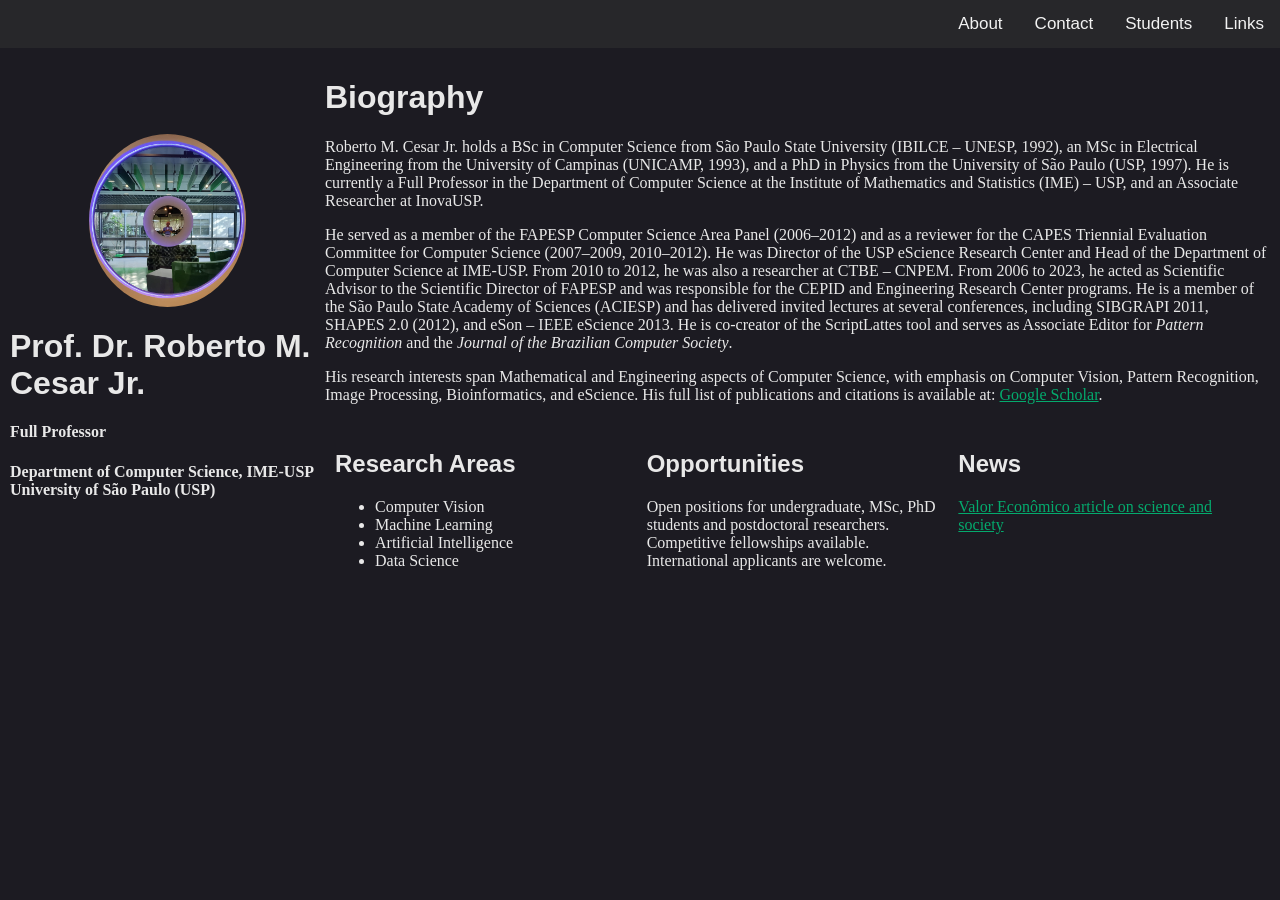
<file: aula1-professor/index.html>
<!DOCTYPE html>
<html lang="en">
<head>
    <meta charset="UTF-8">
    <meta name="viewport" content="width=device-width, initial-scale=1.0">
    <title>Prof. Dr. Roberto M. Cesar Jr. - USP</title>
    <link rel = icon type= "image/x-icon" href = "https://www.ime.usp.br/media/2019/02/favicon.ico" >
    <link rel="stylesheet" type="text/css" href="styles.css">
</head>
<body>


<div class="topnav">
    <a href="links.html">Links</a>
    <a href="students.html">Students</a>
    <a href="contact.html">Contact</a>
    <a href="index.html">About</a>
</div>

<div class = "main">
    <div class="colum-1-card">
        <div class="img-container">
            <img id="img-professor" src="fotoProfessor.jpg" alt="Roberto M. Cesar Jr."> <br>
        </div>
        <h1>Prof. Dr. Roberto M. Cesar Jr.</h1>
        <p>
        <h4>Full Professor<h4>
        Department of Computer Science, IME-USP<br>
        University of São Paulo (USP)
    </p>

    </div>
    <div class = "collum-2">
        <div id ='Biography'>

            <h1>
                Biography
            </h1>

            <p>
            Roberto M. Cesar Jr. holds a BSc in Computer Science from São Paulo State University (IBILCE – UNESP, 1992), 
            an MSc in Electrical Engineering from the University of Campinas (UNICAMP, 1993), and a PhD in Physics from the University of São Paulo (USP, 1997).
            He is currently a Full Professor in the Department of Computer Science at the Institute of Mathematics and Statistics (IME) – USP, 
            and an Associate Researcher at InovaUSP.
            </p>

            <p>
            He served as a member of the FAPESP Computer Science Area Panel (2006–2012) and as a reviewer for the CAPES 
            Triennial Evaluation Committee for Computer Science (2007–2009, 2010–2012). He was Director of the USP eScience Research Center 
            and Head of the Department of Computer Science at IME-USP. From 2010 to 2012, he was also a researcher at CTBE – CNPEM. From 2006 to 2023,
            he acted as Scientific Advisor to the Scientific Director of FAPESP and was responsible for the CEPID and Engineering Research Center programs. 
            He is a member of the São Paulo State Academy of Sciences (ACIESP) and has delivered invited lectures at several conferences, including SIBGRAPI 2011,
            SHAPES 2.0 (2012), and eSon – IEEE eScience 2013. He is co-creator of the ScriptLattes tool and serves as Associate Editor for 
            <em>Pattern Recognition</em> and the <em>Journal of the Brazilian Computer Society</em>.
            </p>

            <p>
            His research interests span Mathematical and Engineering aspects of Computer Science, with emphasis on Computer Vision,
            Pattern Recognition, Image Processing, Bioinformatics, and eScience. His full list of publications and citations is available at: 
            <a href="http://scholar.google.com/citations?user=yGsck-AAAAAJ&amp;hl=en">Google Scholar</a>.
            </p>
    
        <div>
        <div class= 'subbiography'>
            <div id="Research" style="flex:1">
                <h2>
                    Research Areas
                </h2>
                    <ul>
                        <li>Computer Vision</li>
                        <li>Machine Learning</li>
                        <li>Artificial Intelligence</li>
                        <li>Data Science</li>
                    </ul>
            </div>
            <div id="Opportunities" style="flex:1">
                <h2>
                    Opportunities
                </h2>
                <p>
                    Open positions for undergraduate, MSc, PhD students and postdoctoral researchers. Competitive fellowships available. 
                        International applicants are welcome.
                    </p>

            </div>
            <div id="News" style="flex:1">
                <h2>
                    News
                </h2>
                <p>
                    <a href="https://www.valor.com.br/cultura/6322823/elizabeth-ii-e-akihito-sao-exemplos-do-aumento-da-longevidade-e-da-melhoria-da-qualidade-fisica">
                    Valor Econômico article on science and society</a>
                </p>
            </div>
        </div> 
    </div>
</div>    
</body>
</html>
</file>
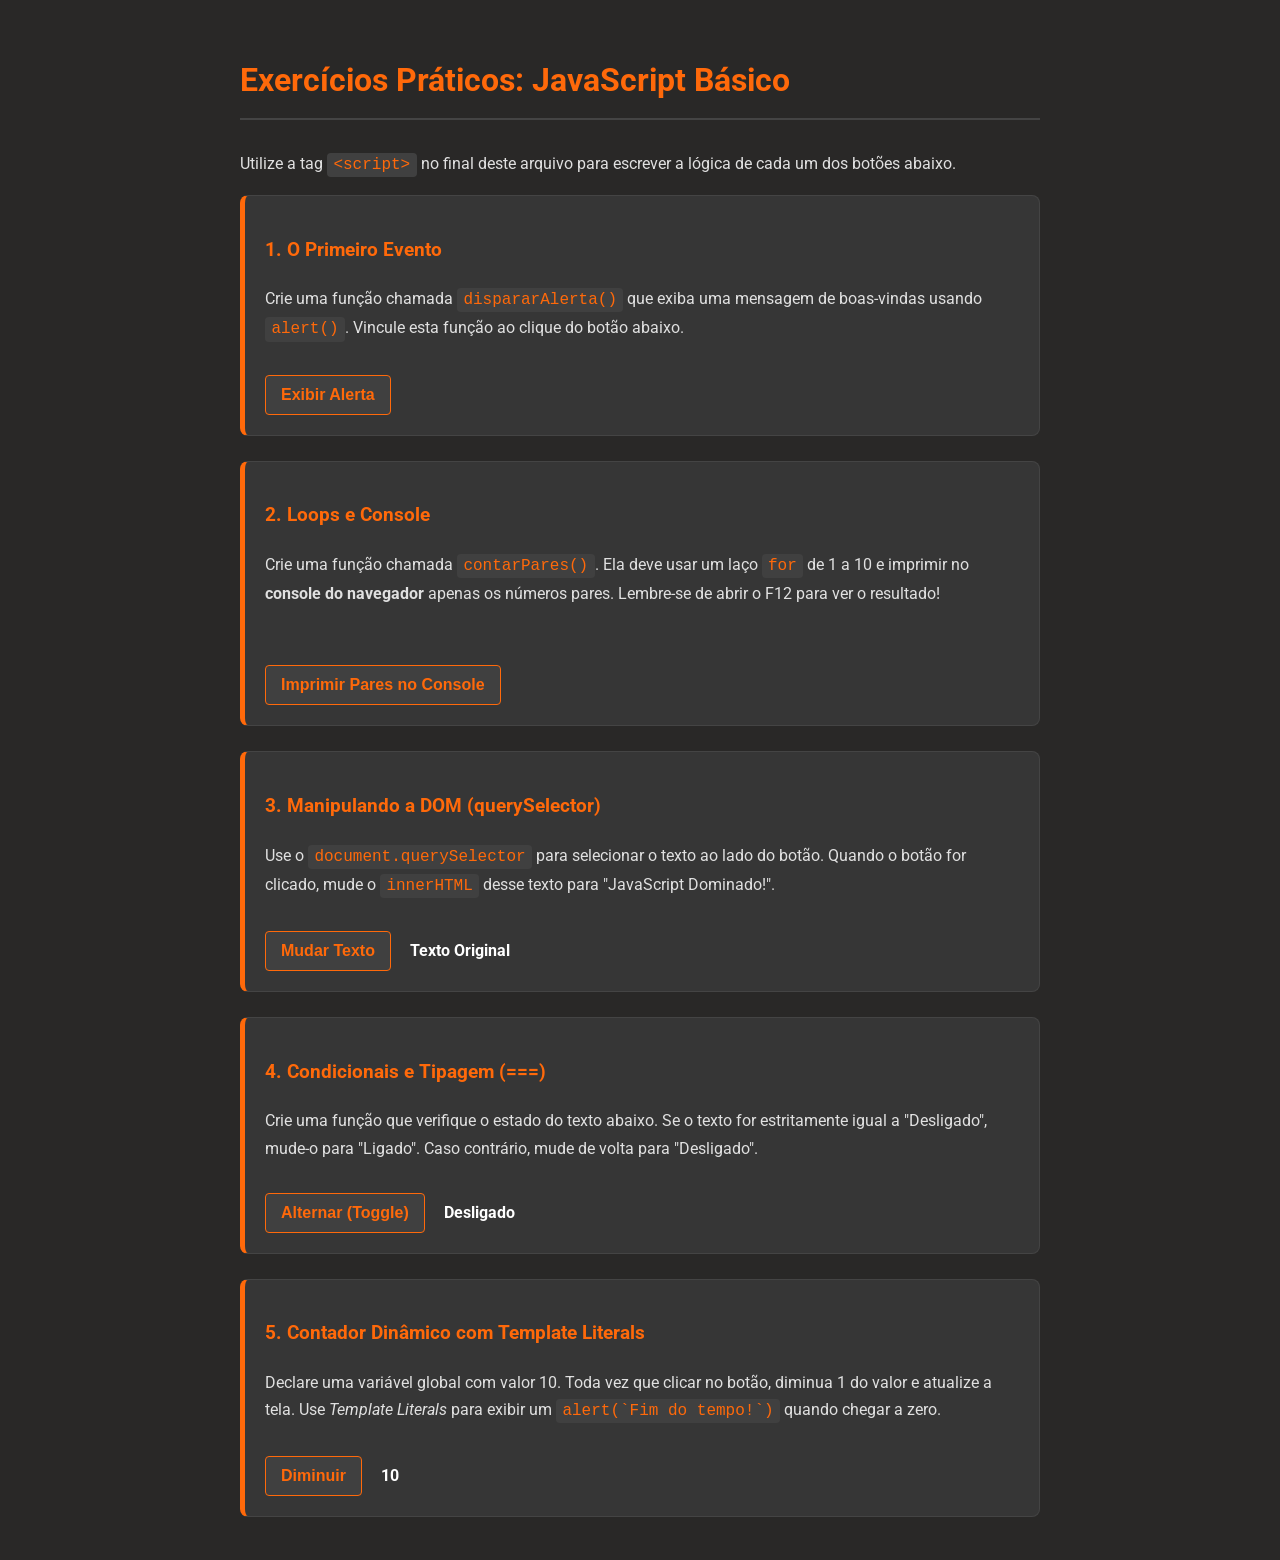
<file: aula-2/aula2introdev-dever-de-aula.html>
<!DOCTYPE html>
<html lang="pt-br"><head>
    <meta charset="UTF-8">
    <meta name="viewport" content="width=device-width, initial-scale=1.0">
    <title>Exercícios - Introdução ao JavaScript</title>
    <link rel="preconnect" href="https://fonts.googleapis.com">
    <link rel="preconnect" href="https://fonts.gstatic.com" crossorigin="">
    <link href="https://fonts.googleapis.com/css2?family=Roboto:wght@300;400;700&amp;display=swap" rel="stylesheet">
    <style>
        :root {
            --background-color: #292827;
            --surface-color: #363636;
            --primary-text-color: #e0e0e0;
            --secondary-text-color: #a0a0a0;
            --accent-color-1: #ff690a;
            --accent-color-2: #ff690a;
            --border-color: #444;
            --code-bg: #404040;
        }

        body {
            font-family: 'Roboto', sans-serif;
            line-height: 1.7;
            background-color: var(--background-color);
            color: var(--primary-text-color);
            margin: 0;
            padding: 2rem 1.5rem;
        }

        .container { 
            max-width: 800px;
            margin: 0 auto;
        }

        h1, h2, h3 { color: var(--accent-color-1); font-weight: 700; }
        h1 { border-bottom: 2px solid var(--border-color); padding-bottom: 10px; margin-bottom: 30px; }
        
        .exercise-box {
            background-color: var(--surface-color);
            border: 1px solid var(--border-color);
            border-left: 5px solid var(--accent-color-1);
            padding: 20px;
            border-radius: 8px;
            margin-bottom: 25px;
        }

        code {
            background-color: var(--code-bg);
            color: var(--accent-color-2);
            padding: 0.2em 0.4em;
            border-radius: 4px;
            font-family: 'Roboto Mono', monospace;
        }

        button {
            background-color: var(--code-bg);
            color: var(--accent-color-1);
            border: 1px solid var(--accent-color-1);
            padding: 10px 15px;
            border-radius: 4px;
            cursor: pointer;
            font-weight: bold;
            font-size: 1rem;
            margin-top: 15px;
            transition: all 0.2s;
        }

        button:hover {
            background-color: var(--accent-color-1);
            color: #fff;
        }

        .output-text {
            display: inline-block;
            margin-left: 15px;
            font-weight: bold;
            color: #fff;
        }
    </style>
</head>
<body>

<div class="container">
    <h1>Exercícios Práticos: JavaScript Básico</h1>
    <p>Utilize a tag <code>&lt;script&gt;</code> no final deste arquivo para escrever a lógica de cada um dos botões abaixo.</p>

    <div class="exercise-box">
        <h3>1. O Primeiro Evento</h3>
        <p>Crie uma função chamada <code>dispararAlerta()</code> que exiba uma mensagem de boas-vindas usando <code>alert()</code>. Vincule esta função ao clique do botão abaixo.</p>
        <button onclick="dispararAlerta()">Exibir Alerta</button>
    </div>

    <div class="exercise-box">
        <h3>2. Loops e Console</h3>
        <p>Crie uma função chamada <code>contarPares()</code>. Ela deve usar um laço <code>for</code> de 1 a 10 e imprimir no <strong>console do navegador</strong> apenas os números pares. Lembre-se de abrir o F12 para ver o resultado!</p>
        
        
        
        <br>
        <button onclick="contarPares()">Imprimir Pares no Console</button>
    </div>

    <div class="exercise-box">
        <h3>3. Manipulando a DOM (querySelector)</h3>
        <p>Use o <code>document.querySelector</code> para selecionar o texto ao lado do botão. Quando o botão for clicado, mude o <code>innerHTML</code> desse texto para "JavaScript Dominado!".</p>
        <button onclick="mudarTexto()">Mudar Texto</button>
        <span id="texto-alvo" class="output-text">Texto Original</span>
    </div>

    <div class="exercise-box">
        <h3>4. Condicionais e Tipagem (===)</h3>
        <p>Crie uma função que verifique o estado do texto abaixo. Se o texto for estritamente igual a "Desligado", mude-o para "Ligado". Caso contrário, mude de volta para "Desligado".</p>
        <button onclick="alternarEstado()">Alternar (Toggle)</button>
        <span id="texto-estado" class="output-text">Desligado</span>
    </div>

    <div class="exercise-box">
        <h3>5. Contador Dinâmico com Template Literals</h3>
        <p>Declare uma variável global com valor 10. Toda vez que clicar no botão, diminua 1 do valor e atualize a tela. Use <em>Template Literals</em> para exibir um <code>alert(`Fim do tempo!`)</code> quando chegar a zero.</p>
        <button onclick="contagemRegressiva()">Diminuir</button>
        <span id="visor-contador" class="output-text">10</span>
    </div>

</div>

<script>
    // Exercício 1
    function dispararAlerta() {
      alert('Seja Bem-vindo(a)!');
    }


    // Exercício 2
    
    function contarPares() {
        // Seu código aqui
        for(let i = 1; i<=10; i++){
            if(i%2 === 0){
                console.log(i);
            }
        }
    }
    // Exercício 3
    function mudarTexto() {
        // Seu código aqui
        //document.querySelector
        let texto = document.querySelector('#texto-alvo'); // primeiro elemento com id texto-alvo
        texto.innerHTML = 'JavaScript Dominado!'
        

    }

    // Exercício 4
    function alternarEstado() {
        // Seu código aqui
        let text = document.querySelector('#texto-estado');
        if(text.innerHTML === 'Desligado'){
            text.innerHTML = 'Ligado';
        }else{
            text.innerHTML = 'Desligado';
        }
    }

    // Exercício 5
    let valorContador = 10; // variavel global (?) n deveria ser var valorContador
    function contagemRegressiva() {
        // Seu código aqui
        //Toda vez que clicar no botão, diminua 1 do valor e atualize a tela.
        let contador = document.querySelector('#visor-contador');
        //testar com var 
        if(valorContador > 0){
            valorContador--;
            contador.innerHTML = valorContador;
            
        }else{
            alert(`Fim do tempo!`)
        }
    
    }
</script>


</body></html>
</file>
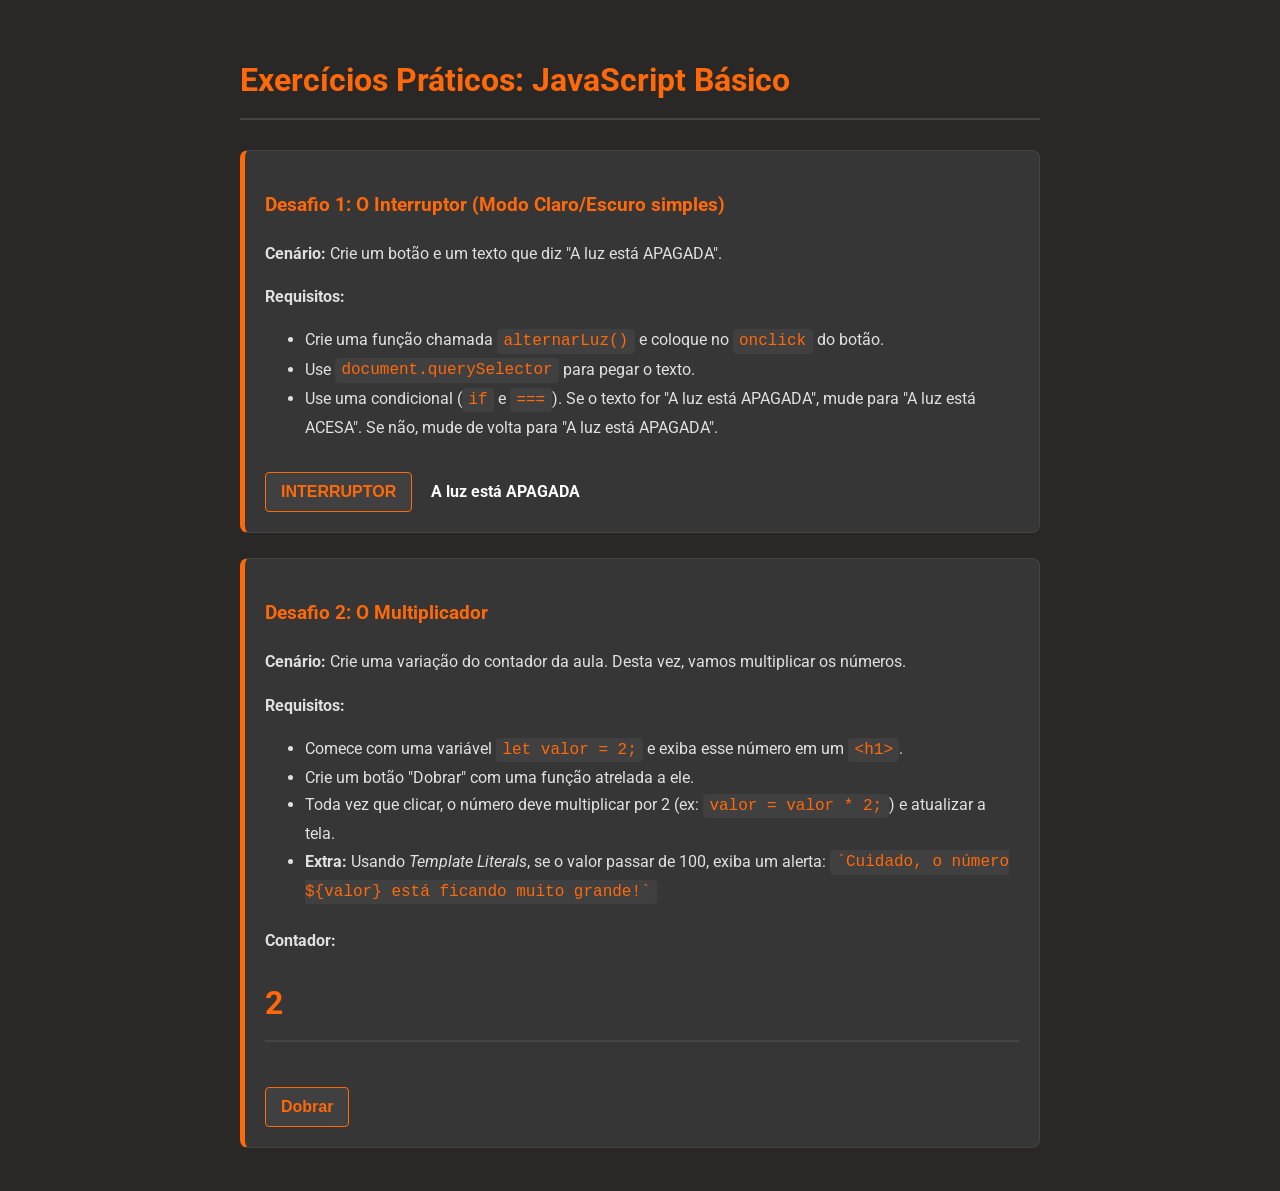
<file: aula-2/aula2introdev-dever-de-casa.html>
<!DOCTYPE html>
<html lang="pt-br"><head>
    <meta charset="UTF-8">
    <meta name="viewport" content="width=device-width, initial-scale=1.0">
    <title>Exercícios - Introdução ao JavaScript</title>
    <link rel="preconnect" href="https://fonts.googleapis.com">
    <link rel="preconnect" href="https://fonts.gstatic.com" crossorigin="">
    <link href="https://fonts.googleapis.com/css2?family=Roboto:wght@300;400;700&amp;display=swap" rel="stylesheet">
    <style>
        :root {
            --background-color: #292827;
            --surface-color: #363636;
            --primary-text-color: #e0e0e0;
            --secondary-text-color: #a0a0a0;
            --accent-color-1: #ff690a;
            --accent-color-2: #ff690a;
            --border-color: #444;
            --code-bg: #404040;
        }

        body {
            font-family: 'Roboto', sans-serif;
            line-height: 1.7;
            background-color: var(--background-color);
            color: var(--primary-text-color);
            margin: 0;
            padding: 2rem 1.5rem;
        }

        .container { 
            max-width: 800px;
            margin: 0 auto;
        }

        h1, h2, h3 { color: var(--accent-color-1); font-weight: 700; }
        h1 { border-bottom: 2px solid var(--border-color); padding-bottom: 10px; margin-bottom: 30px; }
        
        .exercise-box {
            background-color: var(--surface-color);
            border: 1px solid var(--border-color);
            border-left: 5px solid var(--accent-color-1);
            padding: 20px;
            border-radius: 8px;
            margin-bottom: 25px;
        }

        code {
            background-color: var(--code-bg);
            color: var(--accent-color-2);
            padding: 0.2em 0.4em;
            border-radius: 4px;
            font-family: 'Roboto Mono', monospace;
        }

        button {
            background-color: var(--code-bg);
            color: var(--accent-color-1);
            border: 1px solid var(--accent-color-1);
            padding: 10px 15px;
            border-radius: 4px;
            cursor: pointer;
            font-weight: bold;
            font-size: 1rem;
            margin-top: 15px;
            transition: all 0.2s;
        }

        button:hover {
            background-color: var(--accent-color-1);
            color: #fff;
        }

        .output-text {
            display: inline-block;
            margin-left: 15px;
            font-weight: bold;
            color: #fff;
        }
    </style>
</head>
<body>

<div class="container">
    <h1>Exercícios Práticos: JavaScript Básico</h1>
    

    <div class="exercise-box">
        <h3>Desafio 1: O Interruptor (Modo Claro/Escuro simples)</h3>
        <p><strong>Cenário:</strong> Crie um botão e um texto que diz "A luz está APAGADA".</p>
        <p><strong>Requisitos:</strong></p>
        <ul>
            <li>Crie uma função chamada <code>alternarLuz()</code> e coloque no <code>onclick</code> do botão.</li>
            <li>Use <code>document.querySelector</code> para pegar o texto.</li>
            <li>Use uma condicional (<code>if</code> e <code>===</code>). Se o texto for "A luz está APAGADA", mude para "A luz está ACESA". Se não, mude de volta para "A luz está APAGADA".</li>
        </ul>
        <button onclick="alternarLuz()">INTERRUPTOR</button>
         <span id="luz-estado" class="output-text">A luz está APAGADA</span>
    </div>

    <div class="exercise-box">
        <h3>Desafio 2: O Multiplicador</h3>
        <p><strong>Cenário:</strong> Crie uma variação do contador da aula. Desta vez, vamos multiplicar os números.</p>
        <p><strong>Requisitos:</strong></p>
        <ul>
            <li>Comece com uma variável <code>let valor = 2;</code> e exiba esse número em um <code>&lt;h1&gt;</code>.</li>
            <li>Crie um botão "Dobrar" com uma função atrelada a ele.</li>
            <li>Toda vez que clicar, o número deve multiplicar por 2 (ex: <code>valor = valor * 2;</code>) e atualizar a tela.</li>
            <li><strong>Extra:</strong> Usando <em>Template Literals</em>, se o valor passar de 100, exiba um alerta: <code>`Cuidado, o número ${valor} está ficando muito grande!`</code></li>
        </ul>
        <h4>Contador:</h4>
        <h1 id="contador">2</h1>
        <button onclick="multiplicador()">Dobrar</button>
    </div>

   

</div>

<script>
        function alternarLuz(){
            let luz = document.querySelector('#luz-estado');
            if(luz.innerHTML === 'A luz está APAGADA'){
                luz.innerHTML = 'A luz está ACESA'
            }else{
                luz.innerHTML = 'A luz está APAGADA'

            }
        }
        let valor = 2;
        function multiplicador(){
            let contador = document.querySelector('#contador');
            if(valor < 100){
                valor = valor*2;
                contador.innerHTML = valor;
            }else{
                alert(`Cuidado, o número ${valor} está ficando muito grande!`)

            }
            
        }

    </script>

</body></html>
</file>
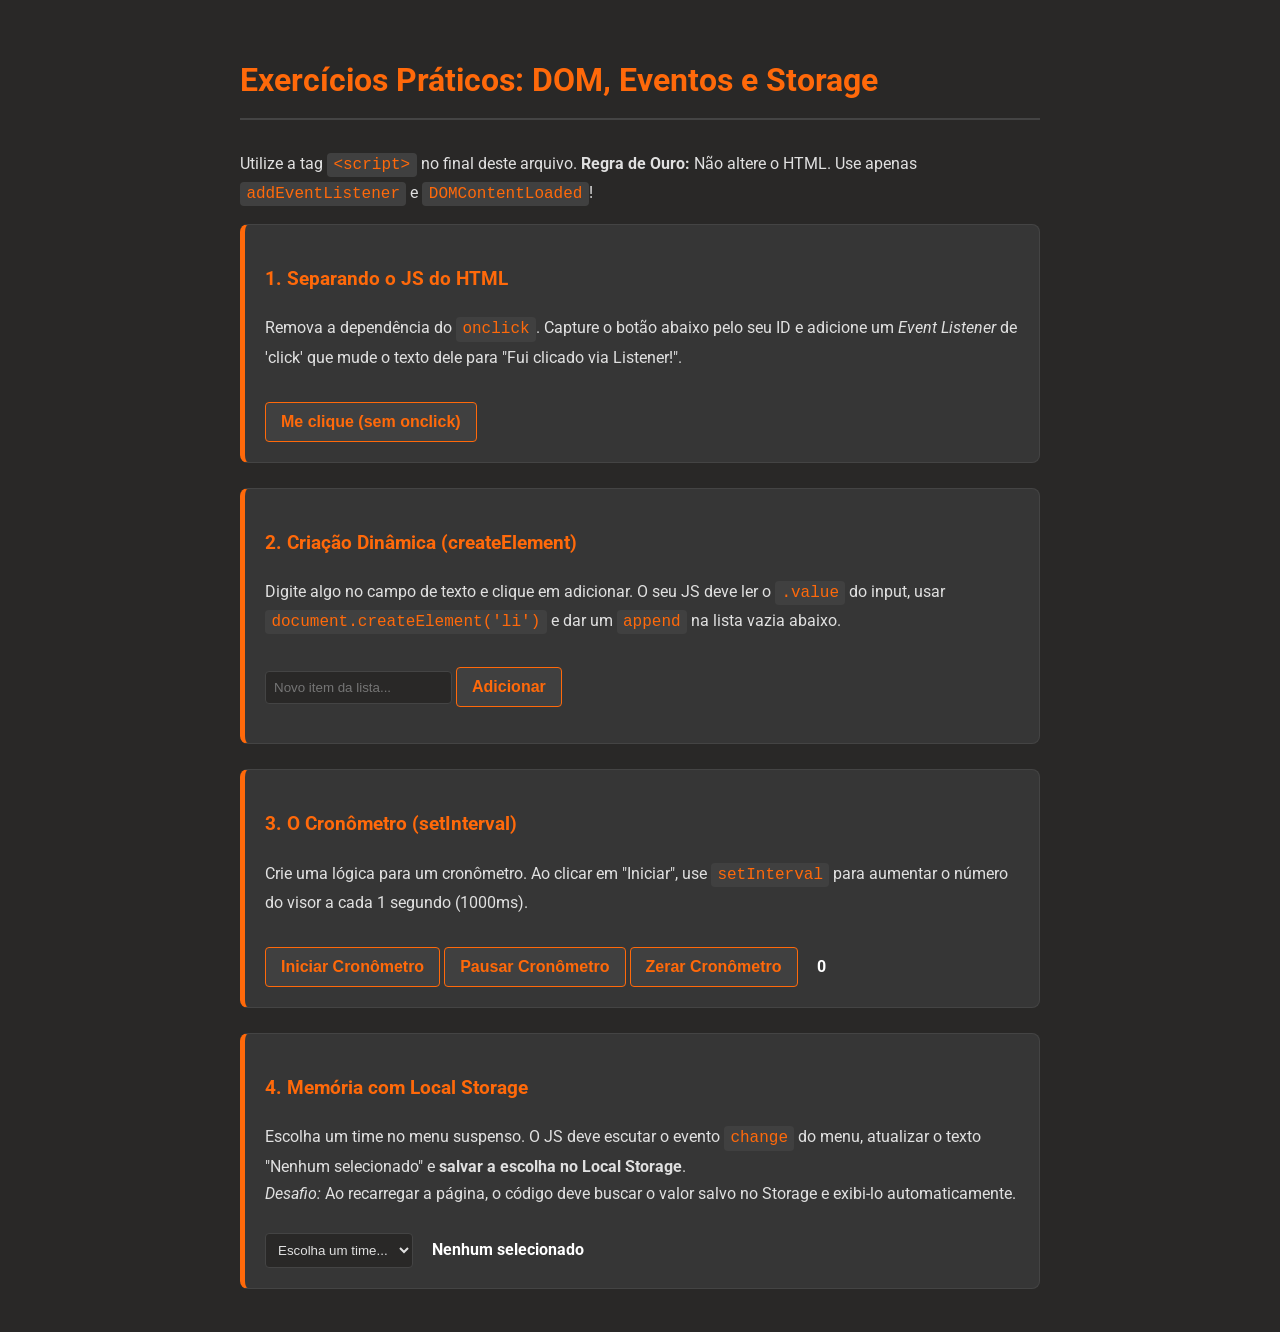
<file: aula-3/aula3intro-dever-de-aula.html>
<!DOCTYPE html>
<html lang="pt-br"><head>
    <meta charset="UTF-8">
    <meta name="viewport" content="width=device-width, initial-scale=1.0">
    <title>Exercícios - JS Avançado: DOM e Memória</title>
    <link rel="preconnect" href="https://fonts.googleapis.com">
    <link rel="preconnect" href="https://fonts.gstatic.com" crossorigin="">
    <link href="https://fonts.googleapis.com/css2?family=Roboto:wght@300;400;700&amp;display=swap" rel="stylesheet">
    <script src="aula3.js"></script>
    <style>
        :root {
            --background-color: #292827;
            --surface-color: #363636;
            --primary-text-color: #e0e0e0;
            --secondary-text-color: #a0a0a0;
            --accent-color-1: #ff690a;
            --accent-color-2: #ff690a;
            --border-color: #444;
            --code-bg: #404040;
        }

        body {
            font-family: 'Roboto', sans-serif;
            line-height: 1.7;
            background-color: var(--background-color);
            color: var(--primary-text-color);
            margin: 0;
            padding: 2rem 1.5rem;
        }

        .container { 
            max-width: 800px;
            margin: 0 auto;
        }

        h1, h2, h3 { color: var(--accent-color-1); font-weight: 700; }
        h1 { border-bottom: 2px solid var(--border-color); padding-bottom: 10px; margin-bottom: 30px; }
        
        .exercise-box {
            background-color: var(--surface-color);
            border: 1px solid var(--border-color);
            border-left: 5px solid var(--accent-color-1);
            padding: 20px;
            border-radius: 8px;
            margin-bottom: 25px;
        }

        code {
            background-color: var(--code-bg);
            color: var(--accent-color-2);
            padding: 0.2em 0.4em;
            border-radius: 4px;
            font-family: 'Roboto Mono', monospace;
        }

        button {
            background-color: var(--code-bg);
            color: var(--accent-color-1);
            border: 1px solid var(--accent-color-1);
            padding: 10px 15px;
            border-radius: 4px;
            cursor: pointer;
            font-weight: bold;
            font-size: 1rem;
            margin-top: 15px;
            transition: all 0.2s;
        }

        button:hover { background-color: var(--accent-color-1); color: #fff; }
        
        input, select {
            padding: 8px;
            border-radius: 4px;
            border: 1px solid var(--border-color);
            background: var(--background-color);
            color: var(--primary-text-color);
            margin-top: 10px;
        }

        .output-text { display: inline-block; margin-left: 15px; font-weight: bold; color: #fff; }
        ul.dynamic-list { margin-top: 15px; padding-left: 20px; }
    </style>
</head>
<body>

<div class="container">
    <h1>Exercícios Práticos: DOM, Eventos e Storage</h1>
    <p>Utilize a tag <code>&lt;script&gt;</code> no final deste arquivo. <strong>Regra de Ouro:</strong> Não altere o HTML. Use apenas <code>addEventListener</code> e <code>DOMContentLoaded</code>!</p>

    <div class="exercise-box">
        <h3>1. Separando o JS do HTML</h3>
        <p>Remova a dependência do <code>onclick</code>. Capture o botão abaixo pelo seu ID e adicione um <em>Event Listener</em> de 'click' que mude o texto dele para "Fui clicado via Listener!".</p>
        <button id="btn-listener">Me clique (sem onclick)</button>
    </div>

    <div class="exercise-box">
        <h3>2. Criação Dinâmica (createElement)</h3>
        <p>Digite algo no campo de texto e clique em adicionar. O seu JS deve ler o <code>.value</code> do input, usar <code>document.createElement('li')</code> e dar um <code>append</code> na lista vazia abaixo.</p>
        <form>
            <input type="text" id="input-item" placeholder="Novo item da lista...">
            <button id="btn-add">Adicionar</button> 
        </form>

        <ul id="lista-itens" class="dynamic-list"></ul>
    </div>

    <div class="exercise-box">
        <h3>3. O Cronômetro (setInterval)</h3>
        <p>Crie uma lógica para um cronômetro. Ao clicar em "Iniciar", use <code>setInterval</code> para aumentar o número do visor a cada 1 segundo (1000ms).</p>
        <button id="btn-iniciar">Iniciar Cronômetro</button>
        <button id="btn-pausar">Pausar Cronômetro</button>
        <button id="btn-zerar">Zerar Cronômetro</button>
        <span id="visor-cronometro" class="output-text">0</span>
    </div>

    <div class="exercise-box">
        <h3>4. Memória com Local Storage</h3>
        <p>Escolha um time no menu suspenso. O JS deve escutar o evento <code>change</code> do menu, atualizar o texto "Nenhum selecionado" e <strong>salvar a escolha no Local Storage</strong>. <br><em>Desafio:</em> Ao recarregar a página, o código deve buscar o valor salvo no Storage e exibi-lo automaticamente.</p>
        
        <select id="select-time" title="Escolha um time">
            <option value="">Escolha um time...</option>
            <option value="São Paulo">São Paulo</option>
            <option value="Corinthians">Corinthians</option>
            <option value="Palmeiras">Palmeiras</option>
            <option value="Santos">Santos</option>
        </select>
        <span id="time-selecionado" class="output-text">Nenhum selecionado</span>
    </div>

</div>
</body></html>
</file>
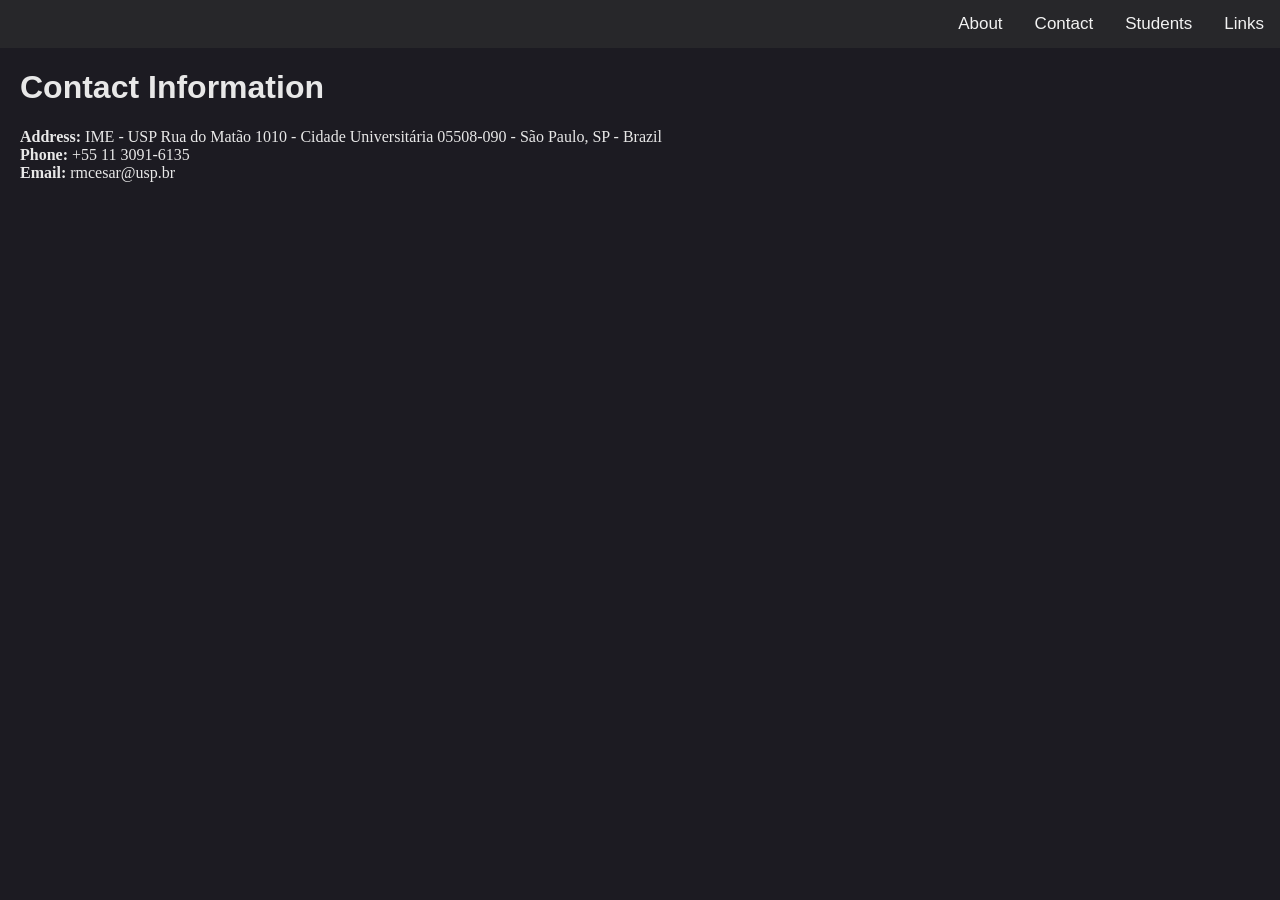
<file: aula1-professor/contact.html>
<!DOCTYPE html>
<html lang="en">
<head>
    <meta charset="UTF-8">
    <meta name="viewport" content="width=device-width, initial-scale=1.0">
    <title>Prof. Dr. Roberto M. Cesar Jr. - USP</title>
    <link rel = icon type= "image/x-icon" href = "https://www.ime.usp.br/media/2019/02/favicon.ico" >
    <link rel="stylesheet" type="text/css" href="styles.css">
</head>
<body>
<div class="topnav">
    <a href="links.html">Links</a>
    <a href="students.html">Students</a>
    <a href="contact.html">Contact</a>
    <a href="index.html">About</a>
</div>


<div class="info">
    <h1>
        Contact Information
    </h1>
    <p>
        <strong>Address:</strong>
        IME - USP
        Rua do Matão 1010 - Cidade Universitária 
        05508-090 - São Paulo, SP - Brazil <br>
        <strong>Phone:</strong> +55 11 3091-6135 <br>
        <strong>Email:</strong> rmcesar@usp.br <br>
    </p>
</div>
</body>
</html>
</file>
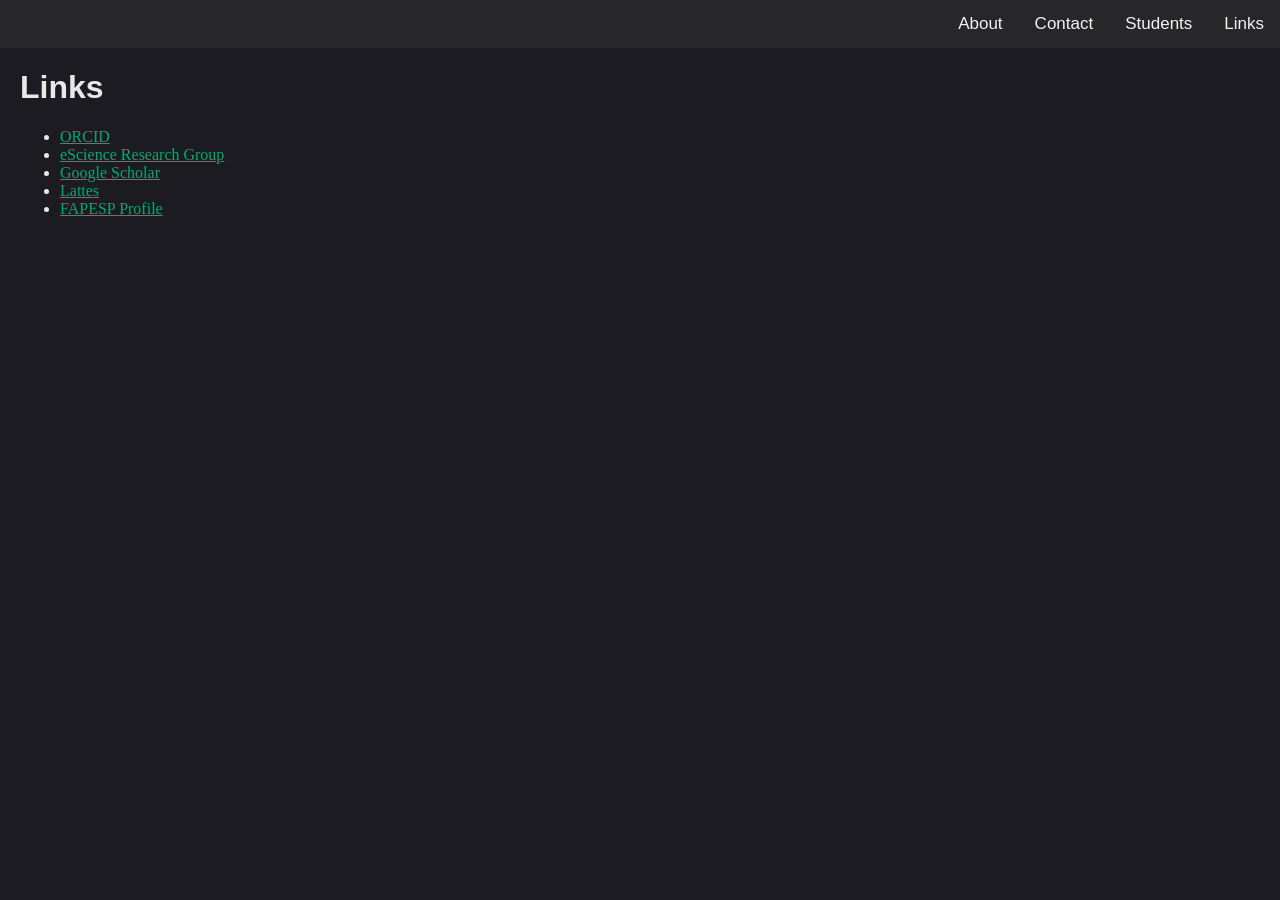
<file: aula1-professor/links.html>
<!DOCTYPE html>
<html lang="en">
<head>
    <meta charset="UTF-8">
    <meta name="viewport" content="width=device-width, initial-scale=1.0">
    <title>Prof. Dr. Roberto M. Cesar Jr. - USP</title>
    <link rel = icon type= "image/x-icon" href = "https://www.ime.usp.br/media/2019/02/favicon.ico">
    <link rel="stylesheet" type="text/css" href="styles.css">
</head>
<body>

<div class="topnav">
    <a href="links.html">Links</a>
    <a href="students.html">Students</a>
    <a href="contact.html">Contact</a>
    <a href="index.html">About</a>
</div>


<div class = "info">
    <h1>
        Links
    </h1>

  <ul>
    <li><a href="https://orcid.org/0000-0003-2701-4288">ORCID</a></li>
    <li><a href="http://escience.ime.usp.br/">eScience Research Group</a></li>
    <li><a href="http://scholar.google.com/citations?user=yGsck-AAAAAJ">Google Scholar</a></li>
    <li><a href="http://lattes.cnpq.br/2240951178648368">Lattes</a></li>
    <li><a href="http://www.bv.fapesp.br/pt/pesquisador/397/roberto-marcondes-cesar-junior/">FAPESP Profile</a></li>
  </ul>

</div>
</body>
</html>
</file>
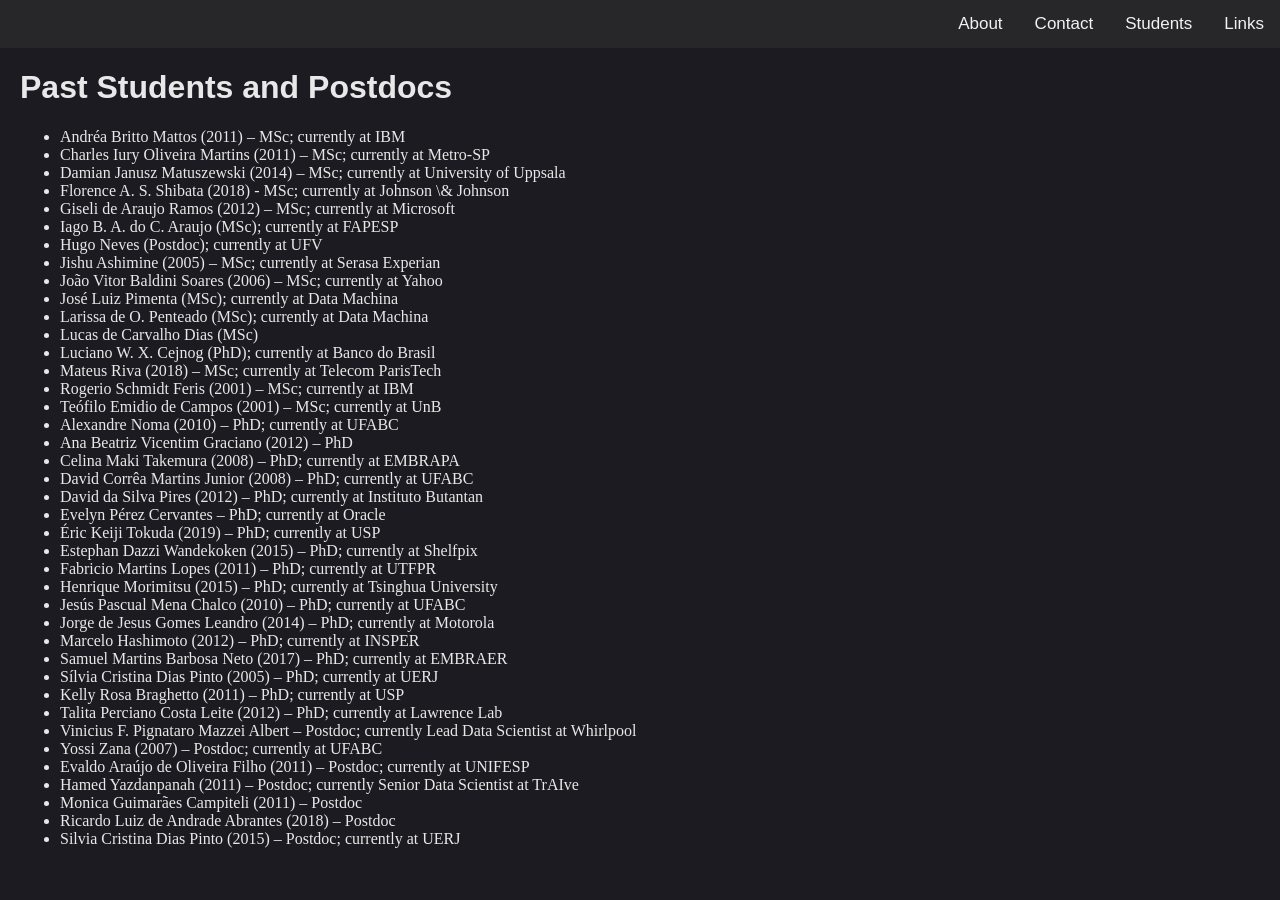
<file: aula1-professor/students.html>
<!DOCTYPE html>
<html lang="en">
<head>
    <meta charset="UTF-8">
    <meta name="viewport" content="width=device-width, initial-scale=1.0">
    <title>Prof. Dr. Roberto M. Cesar Jr. - USP</title>
    <link rel = icon type= "image/x-icon" href = "https://www.ime.usp.br/media/2019/02/favicon.ico">
    <link rel="stylesheet" type="text/css" href="styles.css">
</head>
<body>

<div class="topnav">
    <a href="links.html">Links</a>
    <a href="students.html">Students</a>
    <a href="contact.html">Contact</a>
    <a href="index.html">About</a>
</div>

<div class = "info">
        <h1>
        Past Students and Postdocs
        </h1>
    <ul>
    <li>Andréa Britto Mattos (2011) – MSc; currently at IBM</li>
    <li>Charles Iury Oliveira Martins (2011) – MSc; currently at Metro-SP</li>
    <li>Damian Janusz Matuszewski (2014) – MSc; currently at University of Uppsala</li>
    <li>Florence A. S. Shibata (2018) - MSc; currently at Johnson \&amp; Johnson</li>
    <li>Giseli de Araujo Ramos (2012) – MSc; currently at Microsoft</li>
    <li>Iago B. A. do C. Araujo (MSc); currently at FAPESP </li>
    <li>Hugo Neves (Postdoc); currently at UFV</li>
    <li>Jishu Ashimine (2005) – MSc; currently at Serasa Experian</li>
    <li>João Vitor Baldini Soares (2006) – MSc; currently at Yahoo</li>
    <li>José Luiz Pimenta (MSc); currently at Data Machina </li>
    <li>Larissa de O. Penteado (MSc); currently at Data Machina</li>
    <li>Lucas de Carvalho Dias (MSc)</li>
    <li>Luciano W. X. Cejnog (PhD); currently at Banco do Brasil</li>
    <li>Mateus Riva (2018) – MSc; currently at Telecom ParisTech</li>
    <li>Rogerio Schmidt Feris (2001) – MSc; currently at IBM</li>
    <li>Teófilo Emidio de Campos (2001) – MSc; currently at UnB</li>
    <li>Alexandre Noma (2010) – PhD; currently at UFABC</li>
    <li>Ana Beatriz Vicentim Graciano (2012) – PhD</li>
    <li>Celina Maki Takemura (2008) – PhD; currently at EMBRAPA</li>
    <li>David Corrêa Martins Junior (2008) – PhD; currently at UFABC</li>
    <li>David da Silva Pires (2012) – PhD; currently at Instituto Butantan</li>
    <li>Evelyn Pérez Cervantes – PhD; currently at Oracle</li>
    <li>Éric Keiji Tokuda (2019) – PhD; currently at USP</li>
    <li>Estephan Dazzi Wandekoken (2015) – PhD; currently at Shelfpix</li>
    <li>Fabricio Martins Lopes (2011) – PhD; currently at UTFPR</li>
    <li>Henrique Morimitsu (2015) – PhD; currently at Tsinghua University</li>
    <li>Jesús Pascual Mena Chalco (2010) – PhD; currently at UFABC</li>
    <li>Jorge de Jesus Gomes Leandro (2014) – PhD; currently at Motorola</li>
    <li>Marcelo Hashimoto (2012) – PhD; currently at INSPER</li>
    <li>Samuel Martins Barbosa Neto (2017) – PhD; currently at EMBRAER</li>
    <li>Sílvia Cristina Dias Pinto (2005) – PhD; currently at UERJ</li>
    <li>Kelly Rosa Braghetto (2011) – PhD; currently at USP</li>
    <li>Talita Perciano Costa Leite (2012) – PhD; currently at Lawrence Lab</li>
    <li>Vinicius F. Pignataro Mazzei Albert – Postdoc; currently Lead Data Scientist at Whirlpool</li>
    <li>Yossi Zana (2007) – Postdoc; currently at UFABC</li>
    <li>Evaldo Araújo de Oliveira Filho (2011) – Postdoc; currently at UNIFESP</li>
    <li>Hamed Yazdanpanah (2011) – Postdoc; currently Senior Data Scientist at TrAIve</li>
    <li>Monica Guimarães Campiteli (2011) – Postdoc</li>
    <li>Ricardo Luiz de Andrade Abrantes (2018) – Postdoc</li>
    <li>Silvia Cristina Dias Pinto (2015) – Postdoc; currently at UERJ</li>
    </ul>
  
</div>
</body>
</html>
</file>
<file: aula1-professor/styles.css>
body{
            color: #e8e8e8;
            background-color: #1c1b22;
            margin: 0px;
        }
        h1,h2{
            /*text-align: center;*/
        font-family: Avantgarde, TeX Gyre Adventor, URW Gothic L, sans-serif
        }

        /* unvisited link */
        a:link {
        color:  #04AA6D;
        }
        /* mouse over link */
        a:hover {
        color: #ddd;;
        }
        /*MENU*/
            /* Add a black background color to the top navigation */
        .topnav {
        background-color: #27272a;
        font-family:Avantgarde, TeX Gyre Adventor, URW Gothic L, sans-serif;
        overflow: hidden;
        margin-top: 0;

        }

        /* Style the links inside the navigation bar */
        .topnav a {
        float: left;
        color: #f2f2f2;
        text-align: center;
        float: right;
        padding: 14px 16px;
        text-decoration: none;
        font-size: 17px;
        }
        /* Change the color of links on hover */
        .topnav a:hover {
        background-color: #ddd;
        color: black;
        }

        /* Add a color to the active/current link */
        .topnav a.active {
        background-color: #04AA6D;
        color: white;
        }

        /*flex box*/
        .main{
            background-color: #1c1b22;
            display: flex;
            align-items: center;  
            flex-direction: row; 
            flex-wrap: wrap;
                /*background-color: lightgray;*/
                padding: 10px;
               /* column-gap: 20px;*/

        }
        .colum-1-card{
            /*/background-color: lightblue;*/
            width: 25%;
            
            
            
        }
        .collum-2{
            display: flex;
            flex-direction: column;
            /*background-color: lightpink;*/
            width: 75%;
        }
        .subbiography{
            display: flex;
            flex-direction: row;
            column-gap: 10px;
             /*background-color: lightgreen;*/
             padding: 10px;

        }

        #img-professor{
            width: 50%;
            border-radius: 100%;
        }
        .img-container{
            display: flex;
            justify-content: center; /* Centers horizontally */
        }
        .info{
            margin-left: 20px;
        }
</file>
